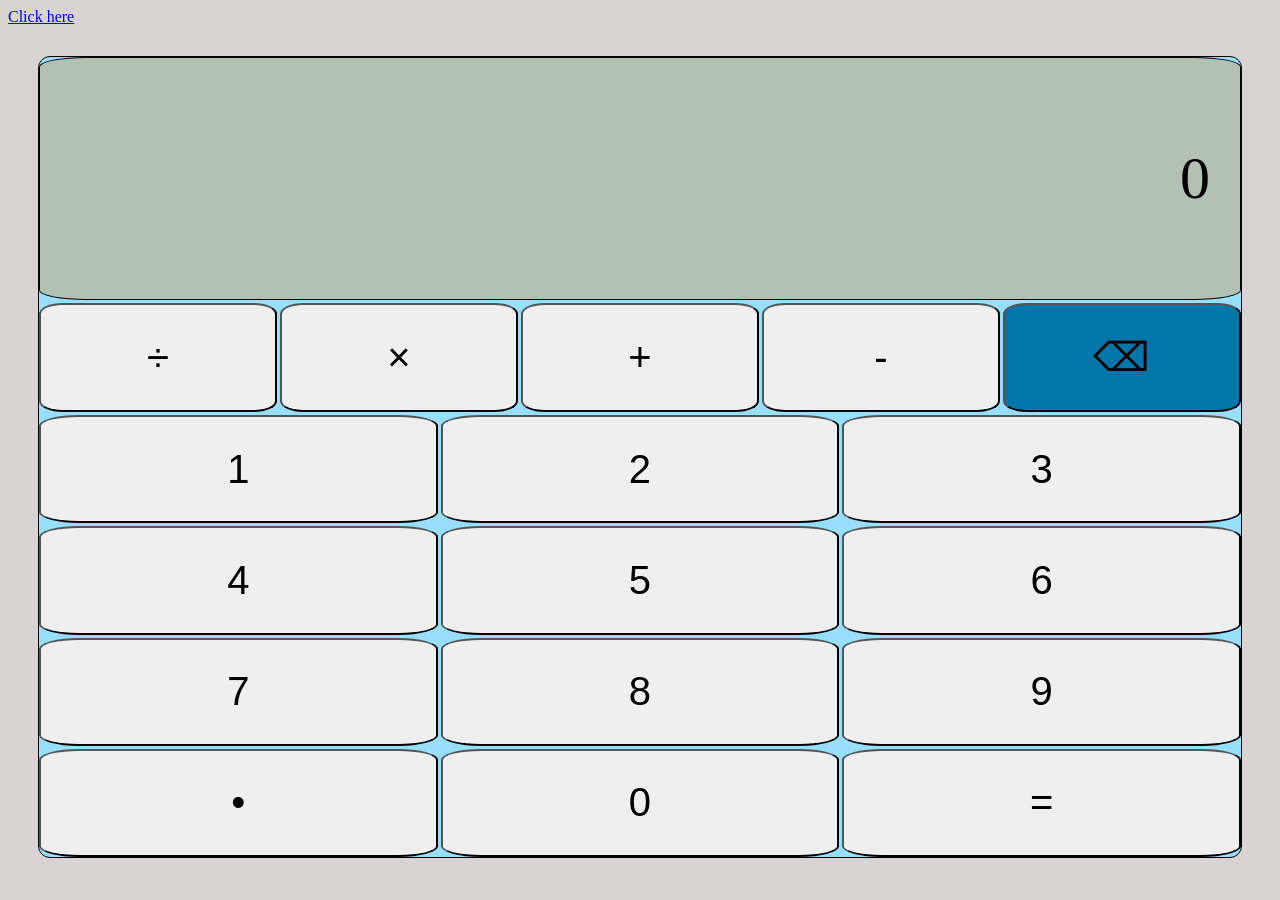
<file: index.html>
<html>
  <head>
    <link rel="stylesheet" href="style.css">
     <meta name="viewport" content="width=device-width, initial-scale=1.0">
  </head>
  <body>
    <a href="home.html">Click here</a>
    <div class="grid">
      <div class="display">0</div>
      <dv class="operator">
        <button class="ope">÷</button>
      <button class="ope">×</button>
      <button class="ope">+</button>
      <button class="ope">-</button>
      <button class="op1">&#9003</button>
      </dv>
      <button class="b1">1</button>
      <button class="b2">2</button>
      <button class="b1">3</button>
      <button class="b2">4</button>
      <button class="b1">5</button>
      <button class="b2">6</button>
      <button class="b1">7</button>
      <button class="b2">8</button>
      <button class="b1">9</button>
      <button class="b2">•</button>
      <button class="b1">0</button>
      <button class="b2">=</button>
    </div>
  </body>
</html>
</file>
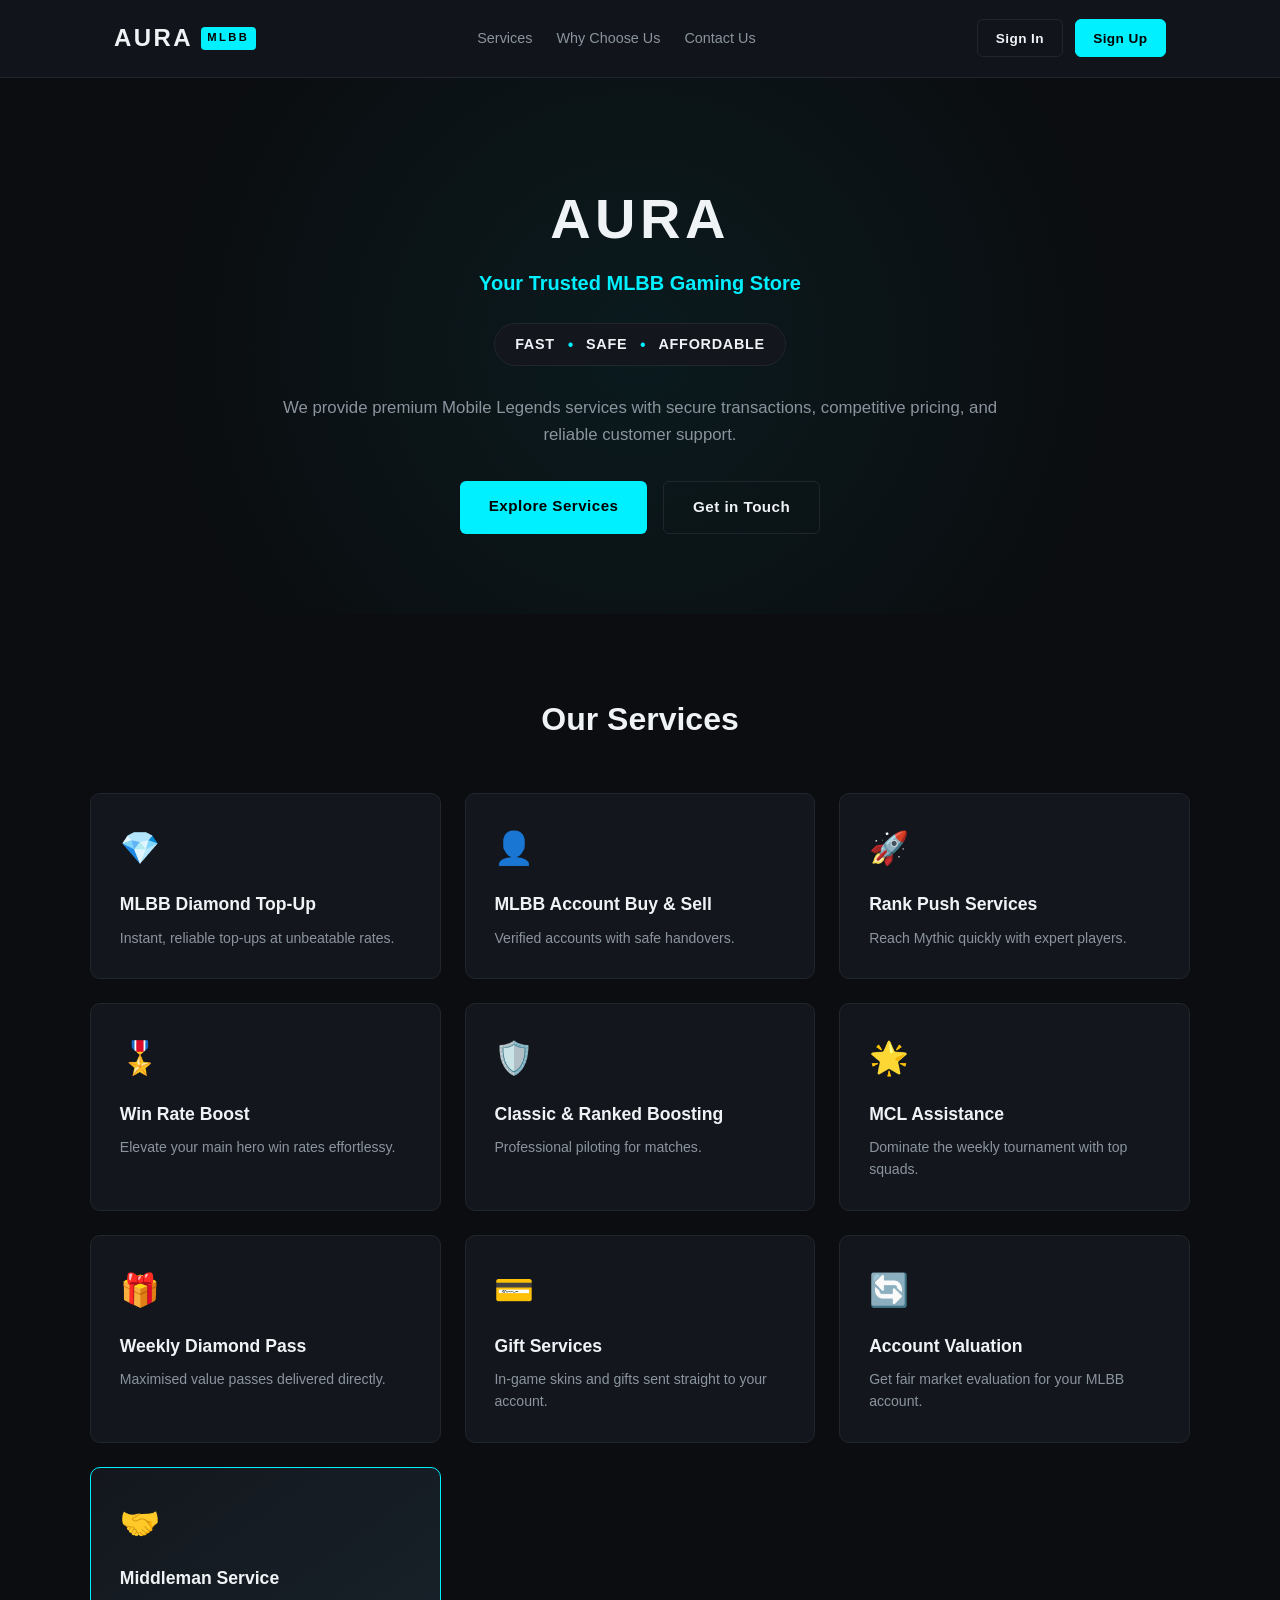
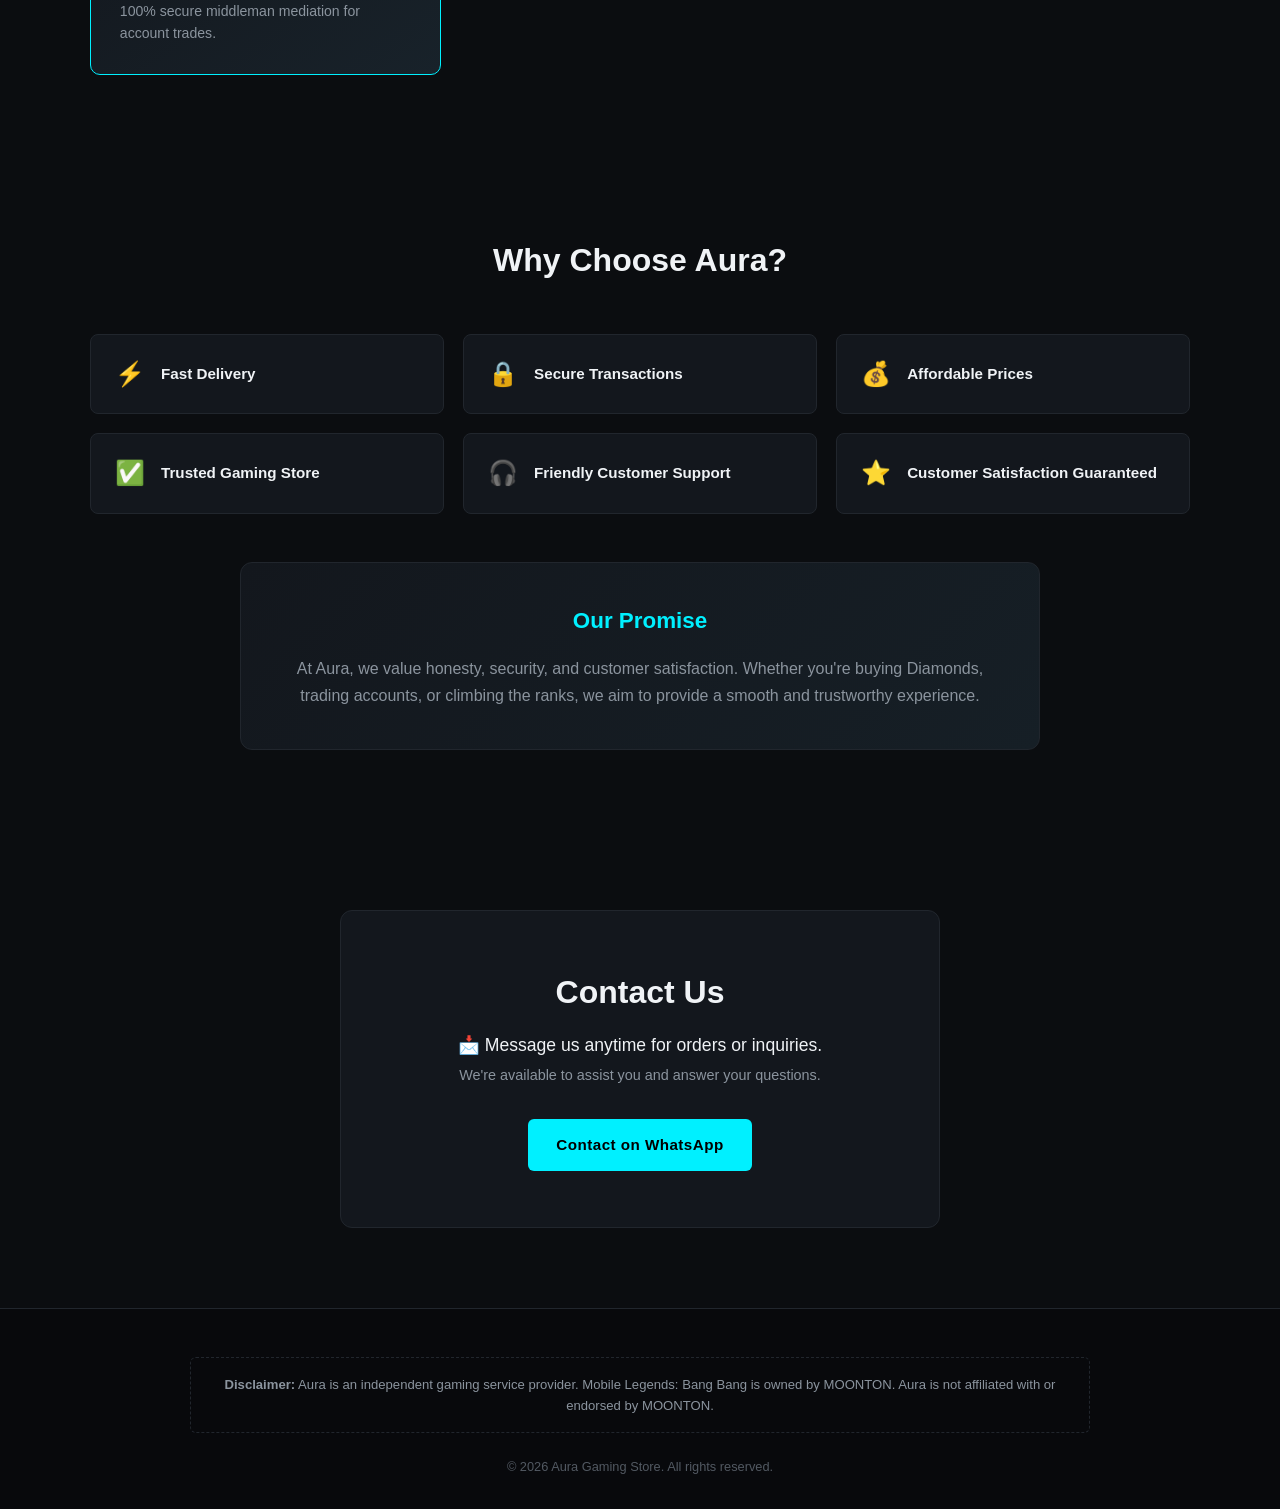
<file: home.html>
<!DOCTYPE html>
<html lang="en">
<head>
    <meta charset="UTF-8">
    <meta name="viewport" content="width=device-width, initial-scale=1.0">
    <title>Aura | Your Trusted MLBB Gaming Store</title>
    <link rel="stylesheet" href="styl.css">
</head>
<body>

    <!-- Header / Navigation -->
    <header class="navbar">
        <div class="nav-container">
            <a href="#" class="logo">
                Aura <span class="badge">MLBB</span>
            </a>
            <nav class="nav-links">
                <a href="#services">Services</a>
                <a href="#why-us">Why Choose Us</a>
                <a href="#contact">Contact Us</a>
            </nav>
            <!-- Auth Buttons -->
            <div class="nav-auth">
                <a href="signin.html" class="btn-auth btn-signin">Sign In</a>
                <a href="Signup.html" class="btn-auth btn-signup">Sign Up</a>
            </div>
        </div>
    </header>

    <!-- Hero Section -->
    <section class="hero">
        <div class="hero-container">
            <h1 class="brand-title">Aura</h1>
            <p class="tagline">Your Trusted MLBB Gaming Store</p>
            
            <div class="pill-bar">
                <span class="pill">Fast</span>
                <span class="dot">•</span>
                <span class="pill">Safe</span>
                <span class="dot">•</span>
                <span class="pill">Affordable</span>
            </div>

            <p class="hero-description">
                We provide premium Mobile Legends services with secure transactions, competitive pricing, and reliable customer support.
            </p>

            <div class="hero-actions">
                <a href="#services" class="btn btn-primary">Explore Services</a>
                <a href="#contact" class="btn btn-secondary">Get in Touch</a>
            </div>
        </div>
    </section>

    <!-- Services Section -->
    <section class="services-section" id="services">
        <div class="section-container">
            <h2 class="section-title">Our Services</h2>
            
            <div class="services-grid">
                <div class="service-card">
                    <span class="service-icon">💎</span>
                    <h3>MLBB Diamond Top-Up</h3>
                    <p>Instant, reliable top-ups at unbeatable rates.</p>
                </div>

                <div class="service-card">
                    <span class="service-icon">👤</span>
                    <h3>MLBB Account Buy & Sell</h3>
                    <p>Verified accounts with safe handovers.</p>
                </div>

                <div class="service-card">
                    <span class="service-icon">🚀</span>
                    <h3>Rank Push Services</h3>
                    <p>Reach Mythic quickly with expert players.</p>
                </div>

                <div class="service-card">
                    <span class="service-icon">🎖️</span>
                    <h3>Win Rate Boost</h3>
                    <p>Elevate your main hero win rates effortlessy.</p>
                </div>

                <div class="service-card">
                    <span class="service-icon">🛡️</span>
                    <h3>Classic & Ranked Boosting</h3>
                    <p>Professional piloting for matches.</p>
                </div>

                <div class="service-card">
                    <span class="service-icon">🌟</span>
                    <h3>MCL Assistance</h3>
                    <p>Dominate the weekly tournament with top squads.</p>
                </div>

                <div class="service-card">
                    <span class="service-icon">🎁</span>
                    <h3>Weekly Diamond Pass</h3>
                    <p>Maximised value passes delivered directly.</p>
                </div>

                <div class="service-card">
                    <span class="service-icon">💳</span>
                    <h3>Gift Services</h3>
                    <p>In-game skins and gifts sent straight to your account.</p>
                </div>

                <div class="service-card">
                    <span class="service-icon">🔄</span>
                    <h3>Account Valuation</h3>
                    <p>Get fair market evaluation for your MLBB account.</p>
                </div>

                <div class="service-card highlighted">
                    <span class="service-icon">🤝</span>
                    <h3>Middleman Service</h3>
                    <p>100% secure middleman mediation for account trades.</p>
                </div>
            </div>
        </div>
    </section>

    <!-- Why Choose Aura Section -->
    <section class="features-section" id="why-us">
        <div class="section-container">
            <h2 class="section-title">Why Choose Aura?</h2>
            
            <div class="features-grid">
                <div class="feature-item">
                    <span class="feature-icon">⚡</span>
                    <h3>Fast Delivery</h3>
                </div>
                <div class="feature-item">
                    <span class="feature-icon">🔒</span>
                    <h3>Secure Transactions</h3>
                </div>
                <div class="feature-item">
                    <span class="feature-icon">💰</span>
                    <h3>Affordable Prices</h3>
                </div>
                <div class="feature-item">
                    <span class="feature-icon">✅</span>
                    <h3>Trusted Gaming Store</h3>
                </div>
                <div class="feature-item">
                    <span class="feature-icon">🎧</span>
                    <h3>Friendly Customer Support</h3>
                </div>
                <div class="feature-item">
                    <span class="feature-icon">⭐</span>
                    <h3>Customer Satisfaction Guaranteed</h3>
                </div>
            </div>

            <!-- Our Promise Banner -->
            <div class="promise-card">
                <h3>Our Promise</h3>
                <p>
                    At Aura, we value honesty, security, and customer satisfaction. Whether you're buying Diamonds, trading accounts, or climbing the ranks, we aim to provide a smooth and trustworthy experience.
                </p>
            </div>
        </div>
    </section>

    <!-- Contact & Order CTA Section -->
    <section class="contact-section" id="contact">
        <div class="section-container">
            <div class="contact-card">
                <h2>Contact Us</h2>
                <p>📩 Message us anytime for orders or inquiries.</p>
                <p class="subtext">We're available to assist you and answer your questions.</p>
                
                <div class="contact-actions">
                    <a href="https://wa.me/" class="btn btn-primary" target="_blank" rel="noopener">Contact on WhatsApp</a>
                </div>
            </div>
        </div>
    </section>

    <!-- Footer & Disclaimer -->
    <footer class="footer">
        <div class="footer-container">
            <div class="disclaimer">
                <strong>Disclaimer:</strong> Aura is an independent gaming service provider. Mobile Legends: Bang Bang is owned by MOONTON. Aura is not affiliated with or endorsed by MOONTON.
            </div>
            <p class="copyright">&copy; 2026 Aura Gaming Store. All rights reserved.</p>
        </div>
    </footer>

</body>
</html>
</file>
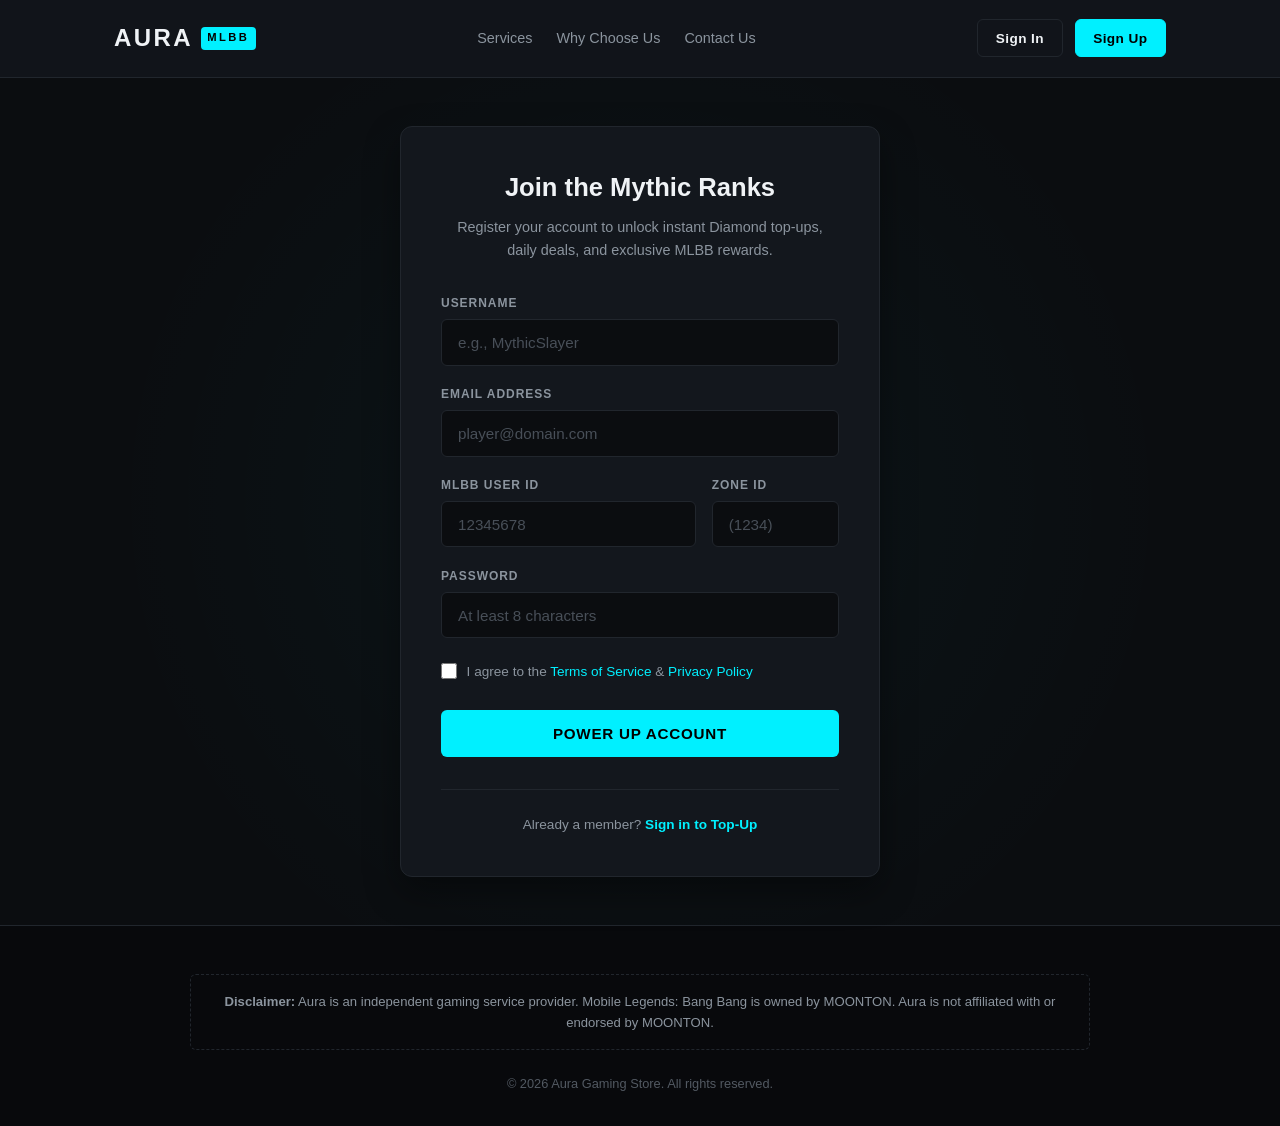
<file: Signup.html>
<!DOCTYPE html>
<html lang="en">
<head>
    <meta charset="UTF-8">
    <meta name="viewport" content="width=device-width, initial-scale=1.0">
    <title>Create Account | Aura MLBB Store</title>
    <link rel="stylesheet" href="styl.css">
</head>
<body>

    <!-- Header / Navigation -->
    <header class="navbar">
        <div class="nav-container">
            <a href="index.html" class="logo">
                Aura <span class="badge">MLBB</span>
            </a>
            <nav class="nav-links">
                <a href="index.html#services">Services</a>
                <a href="index.html#why-us">Why Choose Us</a>
                <a href="index.html#contact">Contact Us</a>
            </nav>
            <!-- Auth Buttons -->
            <div class="nav-auth">
                <a href="signin.html" class="btn-auth btn-signin">Sign In</a>
                <a href="signup.html" class="btn-auth btn-signup">Sign Up</a>
            </div>
        </div>
    </header>

    <!-- Sign-Up Main Section -->
    <main class="auth-page">
        <div class="signup-container">
            <div class="signup-card">
                <header class="card-header">
                    <h1>Join the Mythic Ranks</h1>
                    <p>Register your account to unlock instant Diamond top-ups, daily deals, and exclusive MLBB rewards.</p>
                </header>

                <form class="signup-form" action="#" method="POST">
                    <div class="form-group">
                        <label for="username">Username</label>
                        <input type="text" id="username" name="username" placeholder="e.g., MythicSlayer" required>
                    </div>

                    <div class="form-group">
                        <label for="email">Email Address</label>
                        <input type="email" id="email" name="email" placeholder="player@domain.com" required>
                    </div>

                    <!-- Game Specific Inputs -->
                    <div class="form-row">
                        <div class="form-group">
                            <label for="userid">MLBB User ID</label>
                            <input type="text" id="userid" name="userid" placeholder="12345678" required>
                        </div>

                        <div class="form-group zone-id">
                            <label for="zoneid">Zone ID</label>
                            <input type="text" id="zoneid" name="zoneid" placeholder="(1234)" required>
                        </div>
                    </div>

                    <div class="form-group">
                        <label for="password">Password</label>
                        <input type="password" id="password" name="password" placeholder="At least 8 characters" required>
                    </div>

                    <div class="form-options">
                        <label class="checkbox-container">
                            <input type="checkbox" name="terms" required>
                            <span>I agree to the <a href="#">Terms of Service</a> & <a href="#">Privacy Policy</a></span>
                        </label>
                    </div>

                    <button type="submit" class="btn-submit">
                        Power Up Account
                    </button>
                </form>

                <footer class="card-footer">
                    <p>Already a member? <a href="signin.html">Sign in to Top-Up</a></p>
                </footer>
            </div>
        </div>
    </main>

    <!-- Footer & Disclaimer -->
    <footer class="footer">
        <div class="footer-container">
            <div class="disclaimer">
                <strong>Disclaimer:</strong> Aura is an independent gaming service provider. Mobile Legends: Bang Bang is owned by MOONTON. Aura is not affiliated with or endorsed by MOONTON.
            </div>
            <p class="copyright">&copy; 2026 Aura Gaming Store. All rights reserved.</p>
        </div>
    </footer>

</body>
</html>
</file>
<file: style.css>
body{
  background: #d9d3d3;
}
.grid{
  border-radius: 12px;
  margin: 30px;
  height: 800px;
  border: 1px solid black;
  background: #98DFFF;
  display: grid;
  gap:3px;
  grid-template-columns: repeat(3, 1fr);
}
.display{
  border: 1px solid black;
  border-radius: 4%;
  grid-column-end: span 3;
  grid-row: span 3;
  background: #B3C1B3;
  display: flex;
  font-size: 60px;
  padding-right: 30px;
  align-items: center;
  flex-direction: row-reverse;
}button, div{
  font-size: 40px;
}
.operator{
  display: grid;
  
  grid-row: span .5;
  grid-column: span 3;
  gap :3px;
  grid-template-columns: repeat(5, 1fr);
}
button{
  border-radius: 10%;
}
.op1{
background: #0376A9;
}
</file>
<file: styl.css>
/* ==========================================================================
   Design Tokens & Dark Gaming Palette
   ========================================================================== */
:root {
    --bg-color: #0b0d10;           /* Dark void background */
    --card-bg: #13171d;            /* Dark surface card */
    --card-hover: #1b2129;         /* Elevated surface */
    --accent-cyan: #00f0ff;        /* Electric neon cyan */
    --accent-glow: rgba(0, 240, 255, 0.2);
    --accent-hover: #00c4d1;
    --text-main: #f0f3f6;          /* Crisp light text */
    --text-muted: #8b949e;         /* Muted steel grey */
    --border-color: #21262d;       /* Clean subtle border */
    --font-main: -apple-system, BlinkMacSystemFont, 'Segoe UI', Roboto, Helvetica, Arial, sans-serif;
}

* {
    box-sizing: border-box;
    margin: 0;
    padding: 0;
}

html {
    scroll-behavior: smooth;
}

body {
    background-color: var(--bg-color);
    color: var(--text-main);
    font-family: var(--font-main);
    line-height: 1.6;
}

/* ==========================================================================
   Navigation
   ========================================================================== */
.navbar {
    background-color: rgba(19, 23, 29, 0.85);
    backdrop-filter: blur(12px);
    border-bottom: 1px solid var(--border-color);
    position: sticky;
    top: 0;
    z-index: 100;
}

.nav-container {
    max-width: 1100px;
    margin: 0 auto;
    padding: 1.2rem 1.5rem;
    display: flex;
    justify-content: space-between;
    align-items: center;
}

.logo {
    font-size: 1.5rem;
    font-weight: 800;
    letter-spacing: 0.1em;
    text-transform: uppercase;
    color: var(--text-main);
    text-decoration: none;
    display: flex;
    align-items: center;
    gap: 0.5rem;
}

.logo .badge {
    background-color: var(--accent-cyan);
    color: #000;
    font-size: 0.7rem;
    padding: 0.15rem 0.4rem;
    border-radius: 4px;
    font-weight: 900;
}

.nav-links {
    display: flex;
    align-items: center;
    gap: 1.5rem;
}

.nav-links a {
    color: var(--text-muted);
    text-decoration: none;
    font-size: 0.9rem;
    font-weight: 500;
    transition: color 0.25s ease;
}

.nav-links a:hover {
    color: var(--accent-cyan);
}

.nav-links .nav-cta {
    color: var(--accent-cyan);
    border: 1px solid var(--accent-cyan);
    padding: 0.4rem 1rem;
    border-radius: 20px;
    transition: all 0.25s ease;
}

.nav-links .nav-cta:hover {
    background-color: var(--accent-cyan);
    color: #000;
}

/* ==========================================================================
   Hero Section
   ========================================================================== */
.hero {
    padding: 6rem 1.5rem 5rem;
    text-align: center;
    background: radial-gradient(circle at center, rgba(0, 240, 255, 0.06) 0%, transparent 70%);
}

.hero-container {
    max-width: 750px;
    margin: 0 auto;
}

.brand-title {
    font-size: 3.5rem;
    font-weight: 900;
    letter-spacing: 0.08em;
    text-transform: uppercase;
    color: var(--text-main);
    margin-bottom: 0.2rem;
}

.tagline {
    font-size: 1.25rem;
    color: var(--accent-cyan);
    font-weight: 600;
    margin-bottom: 1.5rem;
}

.pill-bar {
    display: inline-flex;
    align-items: center;
    gap: 0.8rem;
    background-color: var(--card-bg);
    border: 1px solid var(--border-color);
    padding: 0.5rem 1.25rem;
    border-radius: 30px;
    margin-bottom: 1.8rem;
}

.pill {
    font-size: 0.9rem;
    font-weight: 700;
    letter-spacing: 0.05em;
    text-transform: uppercase;
}

.dot {
    color: var(--accent-cyan);
}

.hero-description {
    font-size: 1.05rem;
    color: var(--text-muted);
    margin-bottom: 2rem;
}

.hero-actions {
    display: flex;
    justify-content: center;
    gap: 1rem;
}

/* Buttons */
.btn {
    display: inline-block;
    padding: 0.85rem 1.8rem;
    border-radius: 6px;
    font-weight: 700;
    font-size: 0.95rem;
    text-decoration: none;
    letter-spacing: 0.03em;
    transition: all 0.25s ease;
    cursor: pointer;
}

.btn-primary {
    background-color: var(--accent-cyan);
    color: #000;
}

.btn-primary:hover {
    background-color: var(--accent-hover);
    box-shadow: 0 0 15px var(--accent-glow);
}

.btn-secondary {
    background-color: transparent;
    color: var(--text-main);
    border: 1px solid var(--border-color);
}

.btn-secondary:hover {
    border-color: var(--accent-cyan);
    color: var(--accent-cyan);
}

/* ==========================================================================
   Services Section
   ========================================================================== */
.services-section, .features-section, .contact-section {
    padding: 5rem 1.5rem;
}

.section-container {
    max-width: 1100px;
    margin: 0 auto;
}

.section-title {
    font-size: 2rem;
    font-weight: 800;
    text-align: center;
    margin-bottom: 3rem;
    color: var(--text-main);
}

.services-grid {
    display: grid;
    grid-template-columns: repeat(auto-fit, minmax(260px, 1fr));
    gap: 1.5rem;
}

.service-card {
    background-color: var(--card-bg);
    border: 1px solid var(--border-color);
    padding: 1.8rem;
    border-radius: 10px;
    transition: all 0.3s ease;
}

.service-card:hover {
    background-color: var(--card-hover);
    border-color: var(--accent-cyan);
    transform: translateY(-4px);
}

.service-card.highlighted {
    border-color: var(--accent-cyan);
    background: linear-gradient(145deg, var(--card-bg), #18222a);
}

.service-icon {
    font-size: 2rem;
    display: block;
    margin-bottom: 1rem;
}

.service-card h3 {
    font-size: 1.1rem;
    font-weight: 700;
    margin-bottom: 0.5rem;
}

.service-card p {
    font-size: 0.88rem;
    color: var(--text-muted);
}

/* ==========================================================================
   Why Choose Us Section
   ========================================================================== */
.features-grid {
    display: grid;
    grid-template-columns: repeat(auto-fit, minmax(280px, 1fr));
    gap: 1.2rem;
    margin-bottom: 3rem;
}

.feature-item {
    background-color: var(--card-bg);
    border: 1px solid var(--border-color);
    padding: 1.25rem 1.5rem;
    border-radius: 8px;
    display: flex;
    align-items: center;
    gap: 1rem;
}

.feature-icon {
    font-size: 1.5rem;
}

.feature-item h3 {
    font-size: 0.95rem;
    font-weight: 600;
}

/* Promise Card */
.promise-card {
    background: linear-gradient(135deg, var(--card-bg) 0%, #161f26 100%);
    border: 1px solid var(--border-color);
    padding: 2.5rem;
    border-radius: 12px;
    text-align: center;
    max-width: 800px;
    margin: 0 auto;
}

.promise-card h3 {
    font-size: 1.4rem;
    color: var(--accent-cyan);
    margin-bottom: 1rem;
}

.promise-card p {
    color: var(--text-muted);
    font-size: 1rem;
    line-height: 1.7;
}

/* ==========================================================================
   Contact Section
   ========================================================================== */
.contact-card {
    background-color: var(--card-bg);
    border: 1px solid var(--border-color);
    padding: 3.5rem 2rem;
    border-radius: 12px;
    text-align: center;
    max-width: 600px;
    margin: 0 auto;
}

.contact-card h2 {
    font-size: 2rem;
    margin-bottom: 0.8rem;
}

.contact-card p {
    font-size: 1.1rem;
    color: var(--text-main);
}

.contact-card .subtext {
    font-size: 0.9rem;
    color: var(--text-muted);
    margin-top: 0.3rem;
    margin-bottom: 2rem;
}

/* ==========================================================================
   Footer
   ========================================================================== */
.footer {
    border-top: 1px solid var(--border-color);
    padding: 3rem 1.5rem 2rem;
    background-color: #08090c;
}

.footer-container {
    max-width: 900px;
    margin: 0 auto;
    text-align: center;
}

.disclaimer {
    font-size: 0.82rem;
    color: var(--text-muted);
    line-height: 1.6;
    margin-bottom: 1.5rem;
    padding: 1rem;
    border: 1px dashed var(--border-color);
    border-radius: 6px;
}

.copyright {
    font-size: 0.8rem;
    color: #525962;
}

/* ==========================================================================
   Responsive Adjustments
   ========================================================================== */
@media (max-width: 600px) {
    .brand-title {
        font-size: 2.5rem;
    }
    .hero-actions {
        flex-direction: column;
    }
    .nav-links {
        display: none; /* Hide standard links on mobile */
    }
}
/* ==========================================================================
   Header Auth Buttons
   ========================================================================== */
.nav-auth {
    display: flex;
    align-items: center;
    gap: 0.75rem;
}

.btn-auth {
    text-decoration: none;
    font-size: 0.85rem;
    font-weight: 700;
    padding: 0.45rem 1.1rem;
    border-radius: 6px;
    letter-spacing: 0.03em;
    transition: all 0.25s ease;
}

.btn-signin {
    color: var(--text-main);
    background-color: transparent;
    border: 1px solid var(--border-color);
}

.btn-signin:hover {
    border-color: var(--text-muted);
    color: var(--accent-cyan);
}

.btn-signup {
    color: #000;
    background-color: var(--accent-cyan);
    border: 1px solid var(--accent-cyan);
}

.btn-signup:hover {
    background-color: var(--accent-hover);
    border-color: var(--accent-hover);
    box-shadow: 0 0 10px var(--accent-glow);
}


/* ==========================================================================
   Auth / Sign-Up Page Styles
   ========================================================================== */
.auth-page {
    min-height: calc(100vh - 160px);
    display: flex;
    align-items: center;
    justify-content: center;
    padding: 3rem 1.5rem;
    background: radial-gradient(circle at center, rgba(0, 240, 255, 0.04) 0%, transparent 70%);
}

.signup-container {
    width: 100%;
    max-width: 480px;
}

.signup-card {
    background-color: var(--card-bg);
    padding: 2.5rem;
    border-radius: 12px;
    border: 1px solid var(--border-color);
    box-shadow: 0 15px 35px rgba(0, 0, 0, 0.4);
}

.card-header {
    text-align: center;
    margin-bottom: 2rem;
}

.card-header h1 {
    font-size: 1.6rem;
    font-weight: 700;
    color: var(--text-main);
    margin-bottom: 0.5rem;
}

.card-header p {
    font-size: 0.9rem;
    color: var(--text-muted);
}

.signup-form {
    display: flex;
    flex-direction: column;
    gap: 1.2rem;
}

.form-group {
    display: flex;
    flex-direction: column;
    gap: 0.4rem;
}

/* Row for MLBB User ID + Zone ID side-by-side */
.form-row {
    display: flex;
    gap: 1rem;
}

.form-row .form-group {
    flex: 2;
}

.form-row .form-group.zone-id {
    flex: 1;
}

.form-group label {
    font-size: 0.75rem;
    font-weight: 600;
    letter-spacing: 0.08em;
    text-transform: uppercase;
    color: var(--text-muted);
}

.form-group input {
    width: 100%;
    padding: 0.85rem 1rem;
    font-size: 0.95rem;
    background-color: #0b0d10;
    border: 1px solid var(--border-color);
    border-radius: 6px;
    color: var(--text-main);
    outline: none;
    transition: all 0.25s ease;
}

.form-group input::placeholder {
    color: #484f58;
}

.form-group input:focus {
    border-color: var(--accent-cyan);
    box-shadow: 0 0 10px var(--accent-glow);
}

.form-options {
    margin-top: 0.2rem;
}

.checkbox-container {
    display: flex;
    align-items: flex-start;
    gap: 0.6rem;
    font-size: 0.85rem;
    color: var(--text-muted);
    cursor: pointer;
}

.checkbox-container input[type="checkbox"] {
    accent-color: var(--accent-cyan);
    width: 16px;
    height: 16px;
    margin-top: 2px;
    cursor: pointer;
}

.checkbox-container a {
    color: var(--accent-cyan);
    text-decoration: none;
}

.checkbox-container a:hover {
    text-decoration: underline;
}

.btn-submit {
    margin-top: 0.5rem;
    width: 100%;
    background-color: var(--accent-cyan);
    color: #000000;
    font-weight: 700;
    border: none;
    padding: 0.95rem 1.5rem;
    border-radius: 6px;
    font-size: 0.95rem;
    letter-spacing: 0.05em;
    text-transform: uppercase;
    cursor: pointer;
    transition: all 0.3s ease;
}

.btn-submit:hover {
    background-color: var(--accent-hover);
    box-shadow: 0 0 15px var(--accent-glow);
}

.card-footer {
    margin-top: 2rem;
    text-align: center;
    font-size: 0.85rem;
    color: var(--text-muted);
    border-top: 1px solid var(--border-color);
    padding-top: 1.5rem;
}

.card-footer a {
    color: var(--accent-cyan);
    text-decoration: none;
    font-weight: 600;
}

.card-footer a:hover {
    text-decoration: underline;
}

@media (max-width: 480px) {
    .signup-card {
        padding: 1.75rem 1.25rem;
    }
    
    .form-row {
        flex-direction: column;
        gap: 1.2rem;
    }
}
</file>
